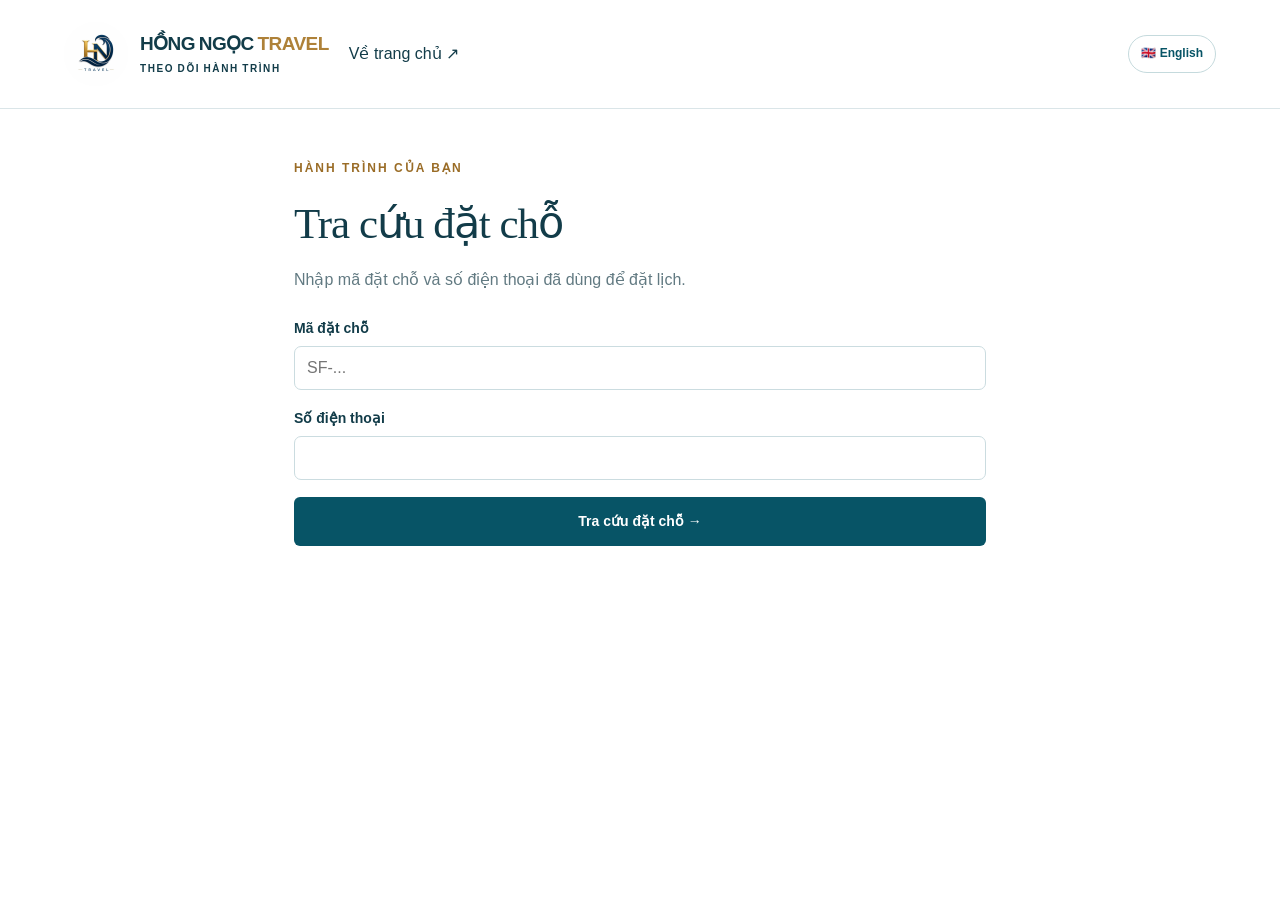
<file: booking.html>
<!doctype html><html lang="vi"><head><meta charset="utf-8"><meta name="viewport" content="width=device-width, initial-scale=1"><title>Tra cứu đặt chỗ | Hồng Ngọc Travel</title><link rel="icon" href="./favicon.svg"><link rel="stylesheet" href="./css/style.css"><script type="module" src="./js/lookup.js"></script></head><body>
<header class="lookup-header"><a class="brand" href="./"><img src="./logo.png" alt="Hồng Ngọc Travel"><span>HỒNG NGỌC <b>TRAVEL</b><small>THEO DÕI HÀNH TRÌNH</small></span></a><a href="./">Về trang chủ ↗</a></header>
<main class="lookup-main"><p class="kicker">HÀNH TRÌNH CỦA BẠN</p><h1>Tra cứu đặt chỗ</h1><p>Nhập mã đặt chỗ và số điện thoại đã dùng để đặt lịch.</p><form id="lookup-form" class="lookup-form"><label>Mã đặt chỗ<input name="id" required placeholder="SF-..." autocomplete="off"></label><label>Số điện thoại<input name="phone" type="tel" required minlength="8" maxlength="20" autocomplete="tel"></label><button class="button" type="submit">Tra cứu đặt chỗ →</button><p class="form-error" id="lookup-error" role="alert" hidden></p></form><section id="lookup-result" class="lookup-result" aria-live="polite" hidden></section></main></body></html>
</file>
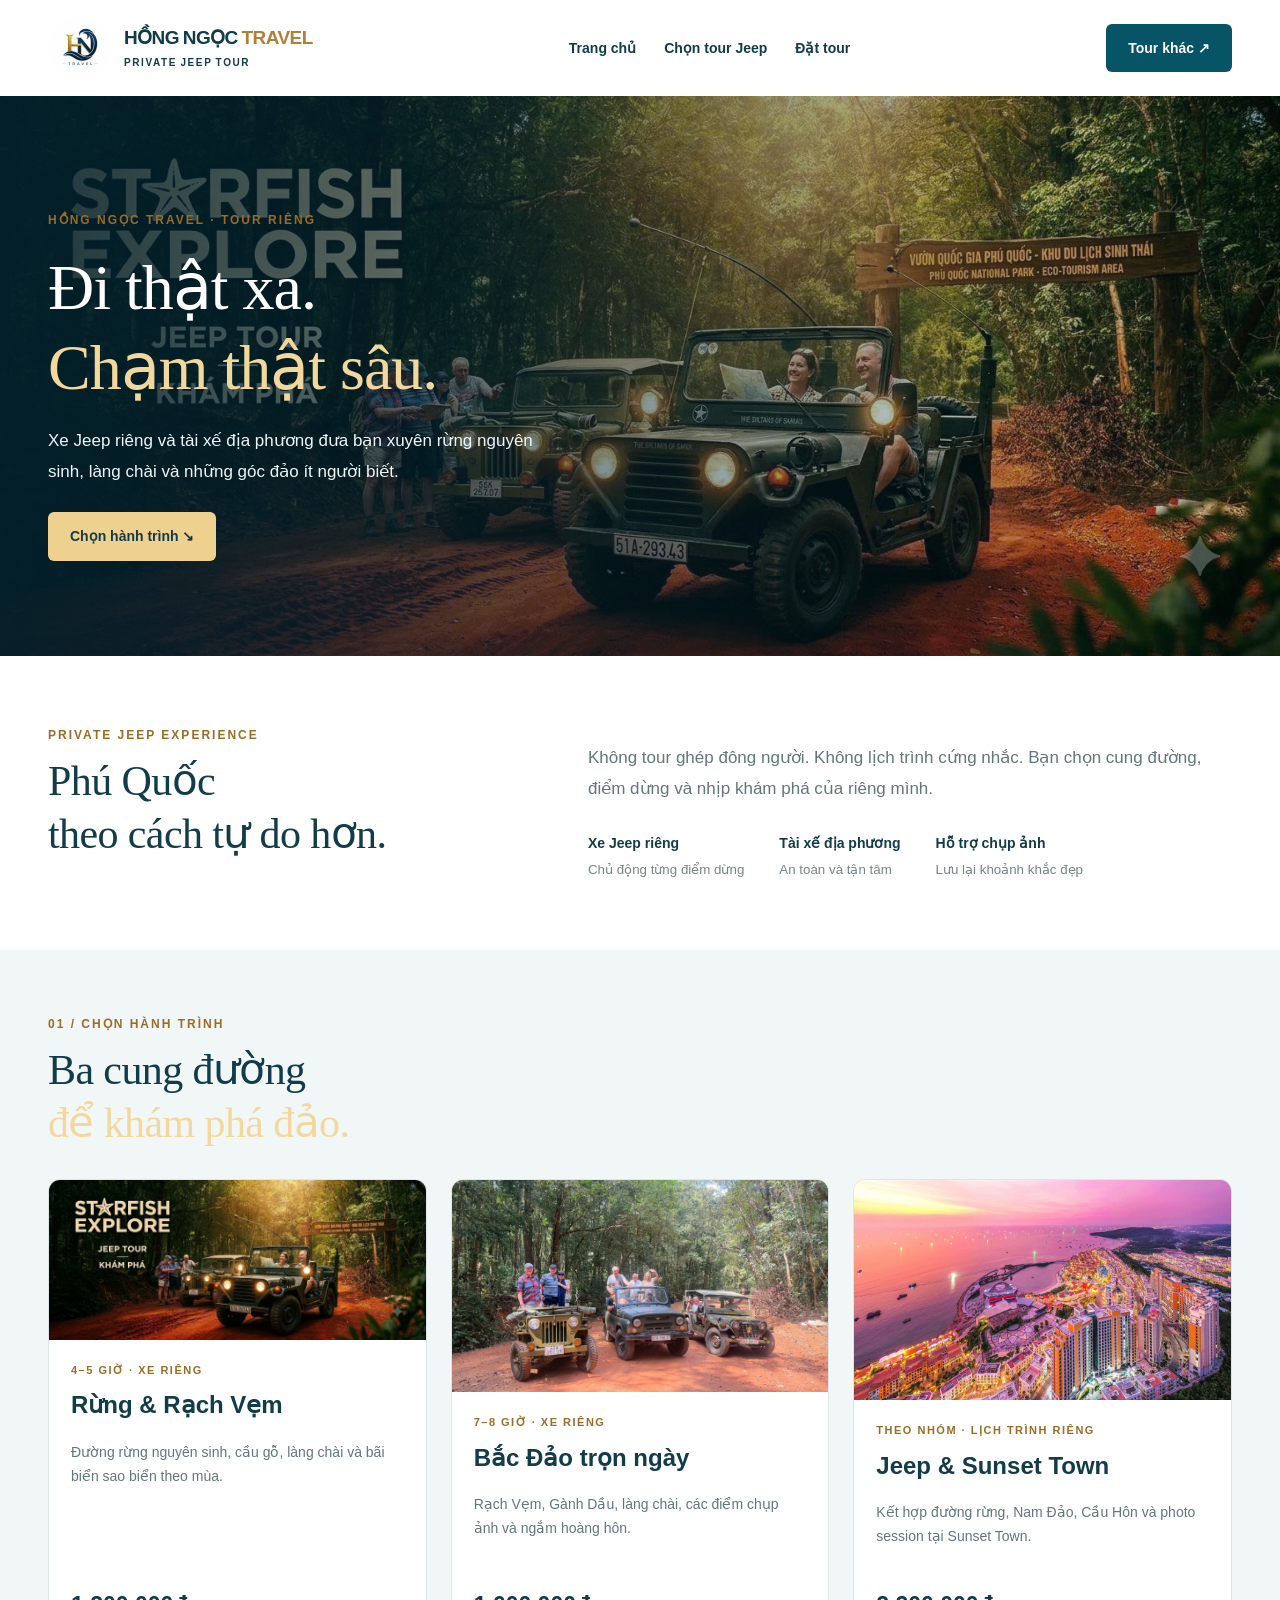
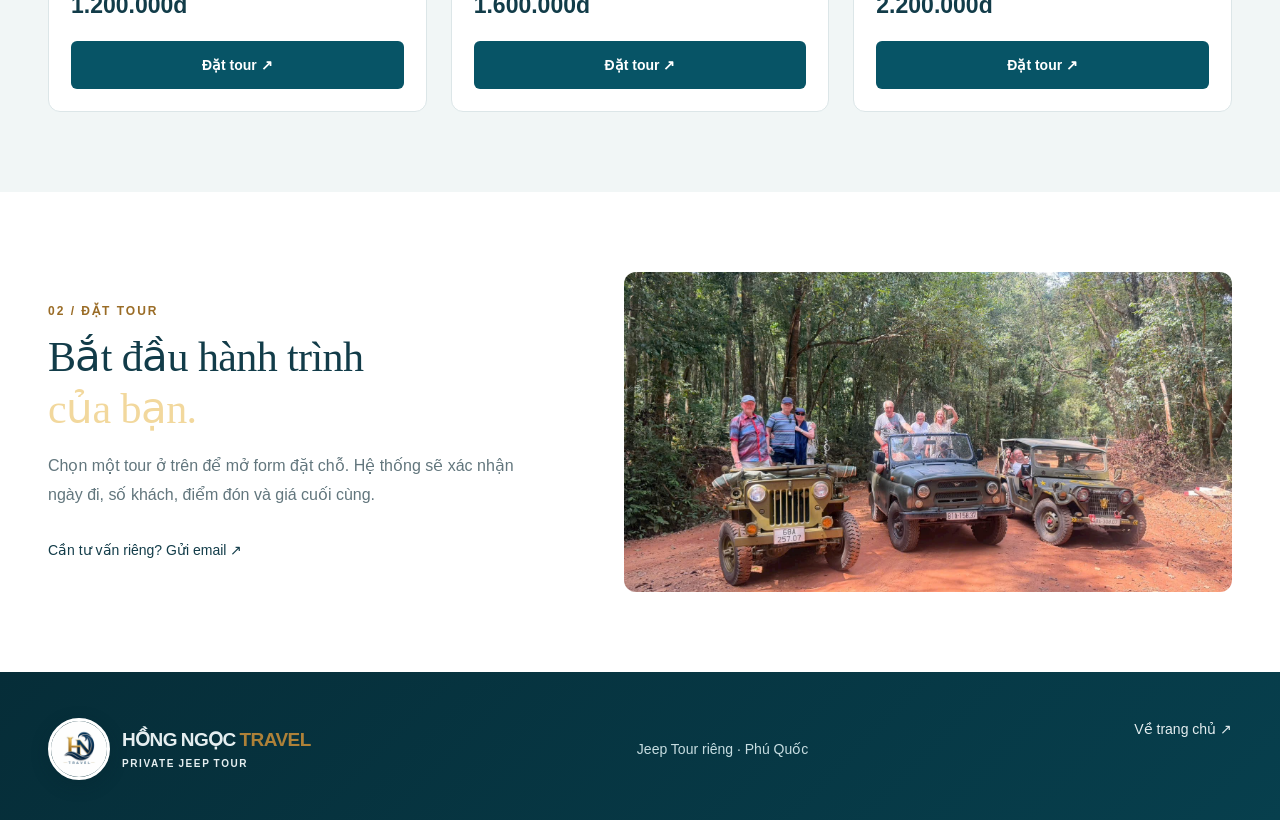
<file: jeep-tour.html>
<!doctype html>
<html lang="vi">
<head><meta charset="utf-8"><meta name="viewport" content="width=device-width, initial-scale=1"><meta name="description" content="Jeep Tour riêng khám phá rừng và biển Phú Quốc cùng Hồng Ngọc Travel."><title>Jeep Tour riêng | Hồng Ngọc Travel</title><link rel="icon" href="./favicon.svg"><link rel="stylesheet" href="./css/style.css"><link rel="stylesheet" href="./css/jeep-tour.css"><script type="module" src="./js/jeep-tour.js"></script></head>
<body>
<header class="site-header"><a class="brand" href="./"><img src="./logo.png" alt="Hồng Ngọc Travel"><span>HỒNG NGỌC <b>TRAVEL</b><small>PRIVATE JEEP TOUR</small></span></a><nav class="nav"><a href="./">Trang chủ</a><a href="#jeep-tours">Chọn tour Jeep</a><a href="#jeep-booking">Đặt tour</a></nav><a href="./#journeys" class="button nav-cta">Tour khác ↗</a><button class="menu-toggle" aria-label="Mở menu">☰</button></header>
<main>
<section class="jeep-hero"><img src="./jeep-tour.jpg" alt="Jeep tour trong rừng Phú Quốc"><div class="jeep-shade"></div><div class="jeep-hero-content wrap"><p class="kicker">HỒNG NGỌC TRAVEL · TOUR RIÊNG</p><h1>Đi thật xa.<br><em>Chạm thật sâu.</em></h1><p>Xe Jeep riêng và tài xế địa phương đưa bạn xuyên rừng nguyên sinh, làng chài và những góc đảo ít người biết.</p><a class="button gold" href="#jeep-tours">Chọn hành trình ↘</a></div></section>
<section class="jeep-intro wrap"><div><p class="kicker">PRIVATE JEEP EXPERIENCE</p><h2>Phú Quốc<br>theo cách tự do hơn.</h2></div><div><p>Không tour ghép đông người. Không lịch trình cứng nhắc. Bạn chọn cung đường, điểm dừng và nhịp khám phá của riêng mình.</p><div class="jeep-facts"><span><b>Xe Jeep riêng</b><small>Chủ động từng điểm dừng</small></span><span><b>Tài xế địa phương</b><small>An toàn và tận tâm</small></span><span><b>Hỗ trợ chụp ảnh</b><small>Lưu lại khoảnh khắc đẹp</small></span></div></div></section>
<section id="jeep-tours" class="jeep-tour-list"><div class="wrap"><p class="kicker">01 / CHỌN HÀNH TRÌNH</p><h2>Ba cung đường<br><em>để khám phá đảo.</em></h2><div class="jeep-grid"><article><img src="./jeep-tour.jpg" alt="Jeep đi xuyên rừng"><div><span>4–5 GIỜ · XE RIÊNG</span><h3>Rừng &amp; Rạch Vẹm</h3><p>Đường rừng nguyên sinh, cầu gỗ, làng chài và bãi biển sao biển theo mùa.</p><strong>1.200.000đ</strong><a class="button" href="./?tour=jeep-rung-rach-vem">Đặt tour ↗</a></div></article><article><img src="./jeep-group.jpg" alt="Nhóm khách đi Jeep"><div><span>7–8 GIỜ · XE RIÊNG</span><h3>Bắc Đảo trọn ngày</h3><p>Rạch Vẹm, Gành Dầu, làng chài, các điểm chụp ảnh và ngắm hoàng hôn.</p><strong>1.600.000đ</strong><a class="button" href="./?tour=jeep-bac-dao">Đặt tour ↗</a></div></article><article><img src="./sunset.jpg" alt="Hoàng hôn Phú Quốc"><div><span>THEO NHÓM · LỊCH TRÌNH RIÊNG</span><h3>Jeep &amp; Sunset Town</h3><p>Kết hợp đường rừng, Nam Đảo, Cầu Hôn và photo session tại Sunset Town.</p><strong>2.200.000đ</strong><a class="button" href="./?tour=jeep-sunset-town">Đặt tour ↗</a></div></article></div></div></section>
<section id="jeep-booking" class="jeep-booking wrap"><div><p class="kicker">02 / ĐẶT TOUR</p><h2>Bắt đầu hành trình<br><em>của bạn.</em></h2><p>Chọn một tour ở trên để mở form đặt chỗ. Hệ thống sẽ xác nhận ngày đi, số khách, điểm đón và giá cuối cùng.</p><a href="mailto:starfishexplore@gmail.com" class="text-link">Cần tư vấn riêng? Gửi email ↗</a></div><img src="./jeep-group.jpg" alt="Du khách trải nghiệm Jeep Tour"></section>
</main><footer><div class="wrap footer-inner"><div class="brand footer-brand"><img src="./logo.png" alt="Hồng Ngọc Travel"><span>HỒNG NGỌC <b>TRAVEL</b><small>PRIVATE JEEP TOUR</small></span></div><p>Jeep Tour riêng · Phú Quốc</p><a href="./">Về trang chủ ↗</a></div></footer>
</body></html>
</file>
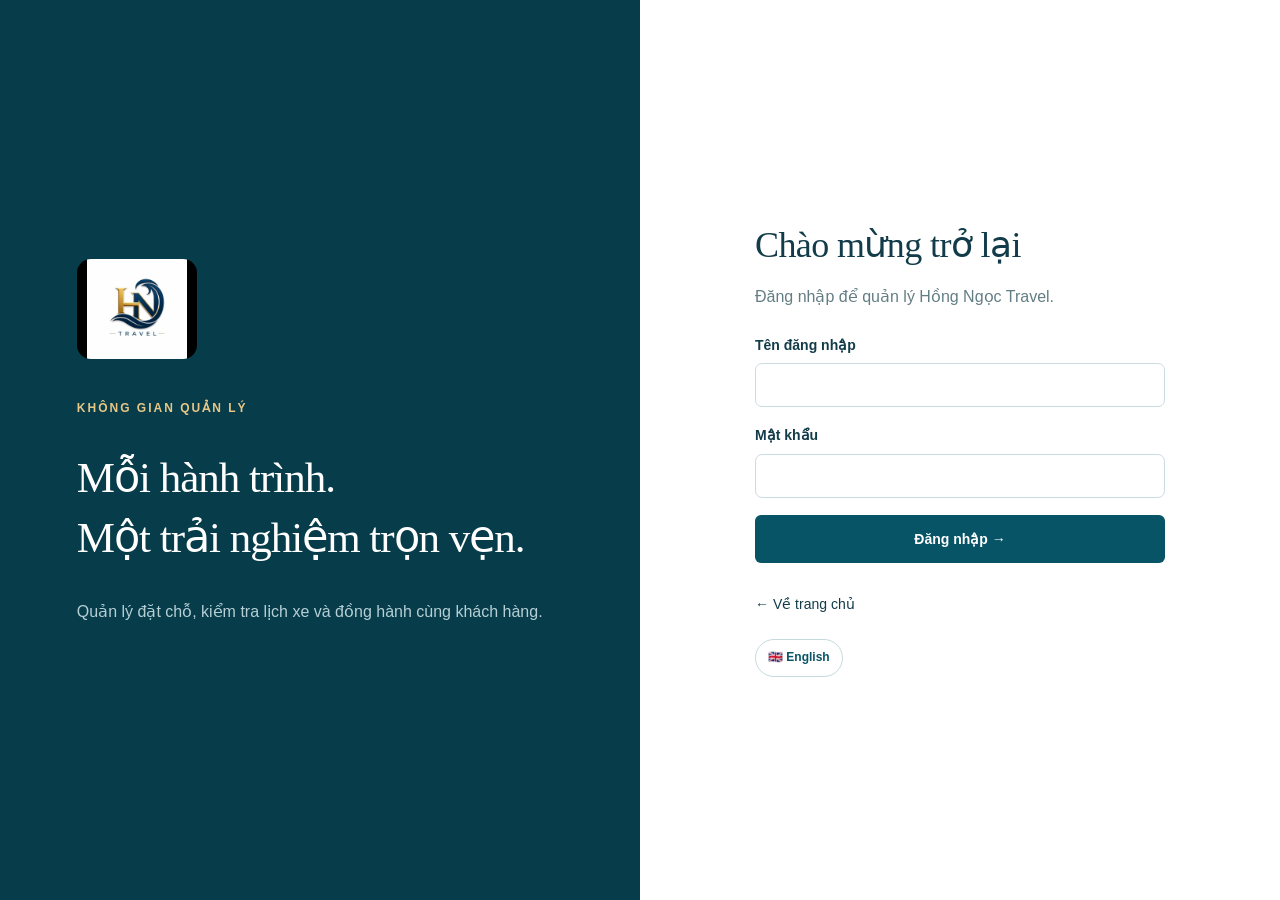
<file: login.html>
<!doctype html><html lang="vi"><head><meta charset="utf-8"><meta name="viewport" content="width=device-width, initial-scale=1"><title>Đăng nhập quản lý | Hồng Ngọc Travel</title><link rel="icon" href="./favicon.svg"><link rel="stylesheet" href="./css/style.css"><script type="module" src="./js/login.js"></script></head><body>
<main class="admin-login"><section class="login-brand"><img src="./logo.png" alt="Hồng Ngọc Travel"><p class="kicker">KHÔNG GIAN QUẢN LÝ</p><h1>Mỗi hành trình.<br>Một trải nghiệm trọn vẹn.</h1><p>Quản lý đặt chỗ, kiểm tra lịch xe và đồng hành cùng khách hàng.</p></section><section class="login-form-wrap"><h2>Chào mừng trở lại</h2><p>Đăng nhập để quản lý Hồng Ngọc Travel.</p><form class="lookup-form" id="login-form"><label>Tên đăng nhập<input name="username" autocomplete="username" required minlength="3" maxlength="40"></label><label>Mật khẩu<input name="password" type="password" autocomplete="current-password" required maxlength="128"></label><p class="form-error" role="alert" id="login-error" hidden></p><button class="button" type="submit">Đăng nhập →</button></form><a class="text-link" href="./">← Về trang chủ</a></section></main></body></html>
</file>
<file: css/style.css>
:root{--background:#fff;--foreground:#123c49;--card:#fff;--card-foreground:#123c49;--popover:#fff;--popover-foreground:#123c49;--primary:#075466;--primary-foreground:#fff;--secondary:#eaf4f5;--secondary-foreground:#123c49;--muted:#f1f6f6;--muted-foreground:#62767c;--accent:#edf5f5;--accent-foreground:#123c49;--destructive:#b42318;--border:#dce6e8;--input:#cfdee1;--ring:#16768a;--radius:.8rem}
*{box-sizing:border-box}html{scroll-behavior:smooth;scroll-padding-top:95px}body{margin:0;background:#fff;color:#123c49;font-family:Arial,Helvetica,sans-serif;font-size:16px;line-height:1.6}button,a,input,textarea{-webkit-tap-highlight-color:transparent}button,a{cursor:pointer}button{font:inherit}button:focus-visible,a:focus-visible{outline:3px solid #ce9d46;outline-offset:4px}a{text-decoration:none;color:inherit}.wrap{width:min(1240px,calc(100% - 96px));margin:auto}.site-header{height:96px;padding:0 48px;display:flex;align-items:center;justify-content:space-between;gap:24px;background:white}.brand{display:flex;align-items:center;gap:12px;flex-shrink:0}.brand img{width:64px;height:64px;object-fit:cover;border-radius:50%}.brand>span{font-family:Georgia,serif;font-size:20px;letter-spacing:.3px;line-height:1.25}.brand b{color:#ae8138;font-weight:400}.brand small{display:block;font-family:Arial,sans-serif;font-size:10px;letter-spacing:1.6px;margin-top:7px}.nav{display:flex;gap:28px;font-size:14px;font-weight:600}.nav a:hover{color:#ad7b28}.button{display:inline-flex;align-items:center;justify-content:center;gap:18px;border:0;border-radius:6px;background:#075466;color:#fff;padding:13px 22px;font-weight:600;font-size:14px;transition:transform .2s,background .2s}.button:hover{background:#0d6577;transform:translateY(-2px)}.gold{background:#efd18f;color:#153a46}.gold:hover{background:#f6dcaa}.menu-toggle{display:none}.hero{height:460px;position:relative;isolation:isolate;overflow:hidden;background:#075466}.hero-image{width:100%;height:100%;object-fit:cover;object-position:center 52%;position:absolute;z-index:-3}.hero-shade{position:absolute;inset:0;z-index:-2;background:linear-gradient(90deg,rgba(3,34,46,.85),rgba(3,39,54,.39) 53%,rgba(0,40,55,.04))}.hero-content{padding-top:58px;color:#fff}.eyebrow{display:flex;align-items:center;gap:10px;font-size:12px;letter-spacing:2.4px;font-weight:bold}.eyebrow span{height:1px;width:28px;background:#e4c581}h1{font-family:Georgia,'Times New Roman',serif;font-size:clamp(35px,3.6vw,55px);font-weight:400;line-height:1.25;letter-spacing:-1px;margin:19px 0 15px}h1 em{color:#f2d89d;font-style:normal}.hero p{color:#edf4f4;font-size:16px;line-height:1.8;margin-bottom:24px}.hero-caption{position:absolute;right:48px;bottom:30px;color:#fff;display:flex;align-items:center;gap:7px;font-size:13px}.hero-number{position:absolute;right:48px;top:32px;color:#fff;font-size:12px;letter-spacing:2px}.quick-info{display:flex;justify-content:space-around;padding:26px 0;border-bottom:1px solid #e1e8e9}.quick-info>div{display:flex;align-items:center;gap:16px}.quick-info svg{color:#1b6978;width:26px;height:26px}.quick-info b,.quick-info small{display:block}.quick-info b{font-size:14px;font-weight:600}.quick-info small{font-size:13px;color:#6d7f85;margin-top:2px}.journeys{padding:62px 0 58px}.section-heading{display:flex;align-items:center;justify-content:space-between;gap:24px}.kicker{font-size:12px;font-weight:bold;letter-spacing:2px;color:#9a6c26;margin:0 0 10px}h2{font-family:Georgia,'Times New Roman',serif;font-size:36px;font-weight:400;line-height:1.25;letter-spacing:-.6px;margin:0 0 13px}.section-heading p:not(.kicker){color:#62767d;margin:0;font-size:16px}.text-link{display:flex;gap:10px;align-items:center;font-size:14px;white-space:nowrap}.filter-row{display:flex;justify-content:space-between;align-items:center;margin:28px 0 25px;gap:20px}.filter-row>span{font-size:13px;color:#657980}.tour-tabs{height:auto!important;background:#eff4f4;padding:5px;gap:3px;border-radius:8px}.tour-tabs button{padding:10px 18px;font-size:14px;border-radius:5px}.tour-tabs button[data-state=active]{background:#075466;color:white;box-shadow:none}.tour-grid{display:grid;grid-template-columns:repeat(3,minmax(0,1fr));gap:25px}.tour-card{border:1px solid #dfe8e9;border-radius:12px;overflow:hidden;background:white;transition:box-shadow .2s,transform .2s}.tour-card:hover{box-shadow:0 12px 30px #0e485016;transform:translateY(-3px)}.card-photo{display:block;width:100%;height:220px;position:relative;overflow:hidden;border:0;padding:0}.card-photo>img{width:100%;height:100%;object-fit:cover;transition:transform .4s}.card-photo:hover>img{transform:scale(1.05)}.photo-tag{position:absolute;top:16px;left:16px;background:#fffffff2;border-radius:4px;padding:5px 10px;font-size:12px;font-weight:600}.photo-arrow{position:absolute;bottom:15px;right:15px;background:#fff;border-radius:50%;width:34px;height:34px;display:grid;place-items:center}.card-body{padding:20px}.card-meta{display:flex;gap:16px;color:#60777e;font-size:12px}.card-meta span{display:flex;gap:6px;align-items:center}h3{font-size:21px;margin:12px 0 8px;line-height:1.35;font-weight:600}.stops{display:flex;align-items:center;gap:5px;color:#62767d;font-size:12px;margin:0 0 20px}.stops svg{flex-shrink:0}.card-bottom{display:flex;align-items:flex-end;justify-content:space-between;gap:8px;border-top:1px solid #e8eeee;padding-top:16px}.card-bottom small{display:block;font-size:12px;color:#667c82}.card-bottom strong{font-size:22px;letter-spacing:-.5px}.detail-button{display:flex;gap:7px;align-items:center;font-size:14px;font-weight:bold;padding:9px 0;color:#075466}.price-note{font-size:13px;line-height:1.7;color:#64777d;background:#f1f6f6;border-radius:6px;padding:14px 18px;margin:25px 0 0}.car-section{background:#093e4b;color:white;padding:55px 0}.car-section>div>p:not(.kicker){color:#c1d4d9}.car-section .kicker{color:#e4c486}.car-preview{display:flex;align-items:center;justify-content:space-between;gap:25px;margin-top:30px}.car-preview span{font-size:16px;color:#cbdee1}.car-preview b{display:block;color:#fff;margin-top:4px;font-size:20px}.notes{padding:65px 0;display:grid;grid-template-columns:1fr 1.5fr;gap:70px}.notes h3{font-size:18px;margin-top:0}.notes p:not(.kicker){color:#64787e;font-size:16px;margin:0 0 25px}.footer-inner{display:flex;align-items:center;justify-content:space-between;gap:30px;padding:32px 0}.footer-inner p{font-size:14px;color:#b1cbd0}.footer-inner a{display:flex;gap:10px;align-items:center;font-size:14px}footer{background:#062d38;color:#e5eef0}.footer-brand img{width:54px;height:54px}.footer-brand>span{font-size:17px}.credits{display:flex;justify-content:space-between;border-top:1px solid #ffffff20;padding:18px 0;color:#afc6cc;font-size:12px}.tour-dialog{max-width:620px!important;border-radius:16px;padding:30px;max-height:90dvh;overflow:auto}.tour-dialog [data-slot=dialog-title]{font-family:Georgia,serif;font-size:29px;line-height:1.3;padding-right:20px}.timeline>div{display:flex;gap:18px;padding:15px 0}.timeline>div>span{background:#e9f3f4;color:#075466;display:grid;place-items:center;width:40px;height:40px;flex-shrink:0;border-radius:50%;font-weight:bold;font-size:14px}.timeline h4{font-weight:600;margin:0 0 4px}.timeline p{color:#637980;font-size:16px;margin:0}.included{display:flex;align-items:center;gap:8px;color:#166577;font-size:14px}.tour-dialog .price-note{margin-top:0}
@media(min-width:1500px){.hero{height:510px}.hero-content{padding-top:80px}}
@media(max-width:1050px){.site-header{padding:0 28px}.wrap{width:calc(100% - 56px)}.nav{gap:18px}.nav-cta{display:none}.tour-grid{gap:16px}.card-body{padding:16px}.card-bottom{align-items:flex-start;flex-direction:column}.card-photo{height:190px}.brand>span{font-size:17px}.notes{gap:40px}}
@media(max-width:700px){.site-header{height:78px;padding:0 20px}.brand img{width:49px;height:49px}.brand>span{font-size:16px}.brand small{font-size:10px;letter-spacing:.2px}.menu-toggle{display:block}.nav{display:none}.nav.open{position:absolute;top:78px;left:0;right:0;z-index:30;background:white;display:flex;flex-direction:column;padding:24px}.wrap{width:calc(100% - 40px)}.hero{height:435px}.hero-content{padding-top:45px}.hero-image{object-position:60% center}.hero-shade{background:linear-gradient(90deg,#032331d9,#03233166)}h1{font-size:36px;letter-spacing:-.7px}.hero p{font-size:16px}.eyebrow{font-size:12px}.hero-caption{right:20px;bottom:18px;font-size:12px}.hero-number{display:none}.quick-info{padding:22px 0;gap:18px;justify-content:flex-start;flex-wrap:wrap}.quick-info>div{gap:10px;flex:1 1 140px}.quick-info>div:last-child{display:none}.quick-info b{font-size:14px}.quick-info small{font-size:12px}.quick-info svg{width:22px}.journeys{padding:38px 0}h2{font-size:30px}.section-heading{display:block}.section-heading .text-link{margin-top:16px}.kicker{font-size:12px}.filter-row{margin-top:22px;display:block}.filter-row>span{display:block;margin-top:13px}.tour-tabs{width:100%;flex-wrap:wrap}.tour-tabs button{padding:9px;font-size:14px}.tour-grid{grid-template-columns:1fr;gap:22px}.card-photo{height:235px}.card-body{padding:20px}.card-bottom{flex-direction:row;align-items:flex-end}.card-meta,.stops{font-size:13px}.detail-button{font-size:14px}.photo-tag{font-size:12px}.car-section{padding:40px 0}.car-preview{align-items:flex-start;flex-direction:column}.notes{grid-template-columns:1fr;gap:15px;padding:40px 0}.footer-inner{align-items:flex-start;flex-direction:column;gap:18px}.credits{flex-direction:column;gap:8px}.tour-dialog{padding:24px}.tour-dialog [data-slot=dialog-title]{font-size:25px}}
@media(prefers-reduced-motion:reduce){*{scroll-behavior:auto!important;transition:none!important}}
.car-rates{margin-top:28px;background:white;color:#123c49;border-radius:12px;padding:22px}.car-rates table{font-size:16px}.car-rates th{color:#657e85;font-size:14px;height:48px}.car-rates td{padding:15px 8px;white-space:normal}.rate-price{font-weight:600;white-space:nowrap!important}.rate-book{display:flex;align-items:center;gap:8px;font-size:14px;font-weight:600;white-space:nowrap;color:#075466}.rate-note{color:#667c83;font-size:13px;margin:16px 0 0}.booking-form{border-top:1px solid #dce8e9;padding-top:22px}.booking-title{display:flex;align-items:center;justify-content:space-between;gap:15px;margin-bottom:20px}.booking-title h3{font-size:19px;margin:0}.booking-title>span{font-size:21px;font-weight:bold}.booking-title small{font-size:13px;font-weight:400;color:#657e85}.form-grid{display:grid;grid-template-columns:1fr 1fr;gap:16px}.form-grid label{font-size:14px;font-weight:600;display:flex;flex-direction:column;gap:6px}.form-grid small{font-size:12px;font-weight:400}.form-grid .full{grid-column:1/-1}.form-grid input,.form-grid textarea{width:100%;min-width:0;padding:11px 12px;border:1px solid #ccdce0;border-radius:6px;font:400 16px Arial,sans-serif;line-height:1.5;color:#123c49;background:white}.form-grid input:focus,.form-grid textarea:focus{outline:2px solid #177689;outline-offset:1px}.consent{display:flex;align-items:flex-start;gap:10px;font-size:13px;line-height:1.65;margin:18px 0}.consent button{flex-shrink:0;margin-top:3px}.submit{width:100%;font-size:16px}.submit:disabled{opacity:.6;cursor:wait;transform:none}.form-hint{font-size:12px;color:#657980;margin:10px 0 0;text-align:center}.form-error{color:#a12219;font-size:14px;padding:10px;background:#fff0ee;margin-bottom:12px}.booking-success{text-align:center;padding:25px 15px;background:#eef7f6;border-radius:10px}.booking-success svg{margin:auto;color:#0a7065}.booking-success strong{font-size:26px;letter-spacing:1px}.booking-success p{font-size:16px;margin:12px 0;color:#506d76}.booking-success small{font-size:13px}.car-preview{display:none}
@media(max-width:700px){.car-rates{padding:14px}.car-rates td{font-size:14px;padding:14px 5px}.rate-book{font-size:13px;gap:3px}.car-rates .tour-tabs button{font-size:13px}.booking-title{align-items:flex-start;flex-direction:column}.form-grid{grid-template-columns:1fr}.form-grid .full{grid-column:auto}}
.lookup-header{display:flex;align-items:center;justify-content:space-between;padding:22px 5%;border-bottom:1px solid #dae5e8;gap:20px}.lookup-main{max-width:740px;margin:50px auto;padding:0 24px 80px}.lookup-main>h1{font-size:43px}.lookup-main>p:not(.kicker){color:#627a82}.lookup-form{display:flex;flex-direction:column;gap:17px;margin:24px 0}.lookup-form label,.admin-label,.availability-filter label{display:flex;flex-direction:column;gap:7px;font-size:14px;font-weight:600}.lookup-form input,.admin-label textarea,.availability-filter input{padding:12px;border:1px solid #cbdce0;border-radius:7px;background:white;color:#163e4a;font:400 16px Arial,sans-serif;width:100%;min-width:0}.lookup-form input:focus,.admin-label textarea:focus{outline:2px solid #0b7184;outline-offset:1px}.lookup-result{border:1px solid #d7e6e8;border-radius:16px;padding:28px;margin-top:34px;box-shadow:0 10px 35px #0b455008}.status-heading{display:flex;gap:15px;align-items:center}.status-heading h2{font-size:28px;margin:3px 0}.status-heading .kicker{font-size:11px}.status-heading.confirmed{color:#116651}.lookup-result>p{color:#5c747c;font-size:16px;margin:20px 0}.lookup-result h3{margin-top:28px}.lookup-result dl{display:grid;grid-template-columns:1fr 1fr;gap:20px;margin:24px 0}.lookup-result dt{font-size:13px;color:#70838a}.lookup-result dd{font-weight:600;margin:4px 0}.assigned-car,.admin-note{padding:18px;background:#edf6f5;border-radius:8px;margin:20px 0;display:flex;gap:15px;align-items:center}.admin-note{display:block;white-space:pre-wrap}.admin-note p{margin:8px 0 0}.lookup-bottom{display:flex;justify-content:space-between;gap:20px;align-items:center;border-top:1px solid #e1e9eb;padding-top:17px}.lookup-bottom small{color:#677e85;font-size:12px}.booking-success strong{display:block;overflow-wrap:anywhere;font-size:17px;letter-spacing:.5px}.booking-success .button{margin-top:16px}.booking-success .receipt-actions{display:flex;flex-wrap:wrap;gap:10px;justify-content:center}.booking-success .secondary{background:#fff;color:#075466;border:1px solid #bbd4d9}.booking-success .form-hint{font-size:13px}.admin-login{min-height:100dvh;display:grid;grid-template-columns:1fr 1fr}.login-brand{background:#073c4b;color:white;display:flex;flex-direction:column;justify-content:center;padding:70px 12%}.login-brand img{width:120px;height:100px;object-fit:contain;background:#000;border-radius:14px;margin-bottom:40px}.login-brand h1{font-size:43px;line-height:1.4}.login-brand p:not(.kicker){color:#b6cfd5;font-size:16px}.login-brand .kicker{color:#e6c786}.login-form-wrap{max-width:490px;width:100%;padding:70px 40px;margin:auto}.login-form-wrap>svg{color:#947031;margin-bottom:20px}.login-form-wrap>p{color:#637d85;font-size:16px}.login-form-wrap>.text-link{margin-top:30px;font-size:14px}.admin-shell{background:#f1f5f6;min-height:100dvh}.admin-header{background:#fff;padding:18px 38px;display:flex;justify-content:space-between;align-items:center;border-bottom:1px solid #dfe8eb;gap:25px}.admin-account{display:flex;gap:24px;align-items:center}.admin-account small{display:block;color:#6b838b;font-size:12px}.admin-account b{font-size:14px}.admin-main{width:min(1400px,calc(100% - 72px));margin:auto;padding:40px 0}.admin-welcome{display:flex;justify-content:space-between;align-items:center;gap:20px;margin-bottom:30px}.admin-welcome h1{font-size:38px;margin:0 0 10px}.admin-welcome p:not(.kicker){color:#6b8088;margin:0}.secondary{background:#fff;color:#075466;border:1px solid #bfd3d9}.secondary:hover{background:#e7f2f3}.admin-stats{display:grid;grid-template-columns:repeat(4,1fr);gap:20px;margin:25px 0 30px}.admin-stats>div{background:#fff;border:1px solid #e0e9eb;border-radius:10px;padding:23px;position:relative}.admin-stats svg{color:#6b999f;position:absolute;right:20px;top:22px;width:22px}.admin-stats span{display:block;font-size:13px;color:#5f7982;padding-right:26px}.admin-stats strong{display:block;font-size:36px;line-height:1.4;margin-top:10px}.admin-stats small{font-size:12px;color:#778b91}.admin-tabs{background:none;height:auto!important;gap:8px;padding:0;margin:0 0 20px;flex-wrap:wrap}.admin-tabs button{padding:12px 18px;font-size:15px;gap:9px;border:1px solid transparent}.admin-tabs button[data-state=active]{background:#075466;color:#fff}.admin-panel{background:white;border-radius:12px;border:1px solid #dce7ea;padding:25px}.panel-heading{display:flex;justify-content:space-between;align-items:center;gap:20px;margin-bottom:24px}.panel-heading h2{font-family:Arial,sans-serif;font-size:23px;font-weight:600;letter-spacing:0;margin:0 0 7px}.panel-heading p{font-size:14px;color:#697f87;margin:0}.admin-select{height:44px!important;min-width:200px;font-size:14px;background:white}.admin-panel table{font-size:14px}.admin-panel td{padding:17px 10px;white-space:normal}.admin-panel th{height:45px;color:#607982;font-size:13px;background:#f6f9fa}.cell-sub{display:block;color:#73868d;font-size:12px;margin-top:4px}.status-pill{display:inline-block;border-radius:5px;padding:5px 9px;font-size:12px;font-weight:600;white-space:nowrap}.status-pill.pending{background:#fff5dc;color:#856116}.status-pill.confirmed{background:#e5f5ef;color:#216d56}.status-pill.completed{background:#eaf0fb;color:#41658e}.status-pill.cancelled{background:#fdeeee;color:#a65353}.admin-empty{text-align:center;padding:55px 20px}.admin-empty svg{margin:auto;color:#719aa3}.admin-empty h3{font-size:20px}.admin-empty p{font-size:15px;color:#789098}.table-foot,.admin-footer{font-size:12px;color:#71888f;margin-top:22px}.availability-filter{display:flex;align-items:flex-end;gap:18px;background:#f3f7f8;padding:18px;border-radius:8px;margin-bottom:22px}.availability-filter input{padding:9px}.availability-filter label{max-width:220px}.notice{background:#e5f3ed;color:#235e47;padding:13px 18px;border:1px solid #c7e4d6;border-radius:7px;font-size:14px}.order-details{display:grid;grid-template-columns:1fr 1fr;gap:16px;background:#f2f7f8;padding:18px;border-radius:8px;font-size:14px;overflow-wrap:anywhere}.order-details p{margin:0;white-space:pre-wrap}.order-details p:nth-child(n+3){grid-column:1/-1}.admin-label{margin:10px 0}.order-actions{display:flex;gap:10px;flex-wrap:wrap}.danger{background:#fff0ed;color:#a3342b;border:1px solid #ebc5c0}.danger:hover{background:#fbe1dc}.button:disabled,.text-link:disabled{opacity:.5;cursor:not-allowed;transform:none}.loading-note{font-size:14px;color:#687f87}.access-card{max-width:700px;margin:80px auto;padding:25px}.access-card .text-link{margin-top:20px}
@media(max-width:900px){.admin-stats{grid-template-columns:1fr 1fr}.admin-header{padding:15px 22px}.admin-main{width:calc(100% - 40px)}.admin-account{gap:14px}.admin-account>span{display:none}.admin-header .brand small{display:none}.admin-login{grid-template-columns:1fr}.login-brand{padding:35px 30px}.login-brand img{width:72px;height:60px;margin-bottom:15px}.login-brand h1{font-size:30px;margin:0}.login-brand>p:not(.kicker){display:none}.login-form-wrap{padding:35px 25px}.panel-heading{align-items:flex-start;flex-direction:column}}
@media(max-width:550px){.lookup-header{padding:15px 20px}.lookup-header .brand>span{font-size:14px}.lookup-header .brand img{width:40px;height:40px}.lookup-header>.text-link{font-size:12px}.lookup-main{margin-top:30px;padding:0 20px 60px}.lookup-main>h1{font-size:35px}.lookup-result{padding:20px}.lookup-bottom{align-items:flex-start;flex-direction:column}.status-heading h2{font-size:24px}.admin-account .text-link{font-size:0}.admin-account .text-link svg{width:22px;height:22px}.admin-stats{gap:12px}.admin-stats>div{padding:16px}.admin-stats svg{display:none}.admin-stats span{padding:0}.admin-stats strong{font-size:29px}.admin-welcome{align-items:flex-start;flex-direction:column}.admin-welcome h1{font-size:31px}.admin-tabs{width:100%}.admin-tabs button{font-size:13px;padding:10px;gap:5px}.admin-panel{padding:17px}.availability-filter{flex-wrap:wrap;gap:12px}.availability-filter label{flex:1;min-width:110px}.availability-filter button{width:100%}.order-details{grid-template-columns:1fr}.order-details p{grid-column:auto!important}.admin-main{padding-top:28px}}

/* Native HTML controls: no framework or CSS build required. */
[hidden]{display:none!important}button{border:0;background:none;color:inherit}button:disabled{opacity:.5;cursor:wait}button h3{margin:0}select,textarea{font:inherit;color:inherit;border:1px solid #cbdce0;border-radius:7px;background:#fff;padding:10px;max-width:100%}select:focus-visible,textarea:focus-visible,input:focus-visible{outline:2px solid #177689;outline-offset:2px}.tour-tabs{display:inline-flex;flex-wrap:wrap}.tour-tabs button[aria-pressed=true]{background:#075466;color:white}.table-scroll{overflow-x:auto}table{width:100%;border-collapse:collapse;text-align:left}th,td{padding:14px 10px;border-bottom:1px solid #e4ecee}dialog{color:#123c49;border:1px solid #dce6e8;width:min(620px,calc(100% - 32px));box-shadow:0 20px 80px #002f4550}dialog::backdrop{background:#052532aa}dialog h2{padding-right:25px;font-size:28px}.dialog-close{position:absolute;top:12px;right:14px;font-size:28px;line-height:1;width:36px;height:36px;display:grid;place-items:center}.booking-form{margin-top:20px}.consent input{width:18px;height:18px;flex-shrink:0;margin-top:4px}.lookup-form textarea{width:100%}.admin-tabs{display:flex}.admin-panel select{margin-left:8px}.order-details{margin-top:20px}.admin-account button{font-size:14px}#admin-name{font-weight:bold}#booking-form-container{min-width:0}.form-error{overflow-wrap:anywhere}
.language-toggle{border:1px solid #c5dadd;border-radius:999px;padding:8px 12px;font-size:12px;font-weight:700;color:#075466;white-space:nowrap;background:#fff;transition:background .2s,color .2s}.language-toggle:hover{background:#075466;color:#fff}.site-header .language-toggle{margin-left:auto}.lookup-header .language-toggle{margin-left:auto}.admin-header .language-toggle{margin-left:auto}.login-form-wrap .language-toggle{margin-top:24px}
.demo-payment{margin:1.25rem 0;padding:1rem;border:1px dashed #e0a43a;border-radius:12px;background:#fff8e8}.demo-payment small{display:block;margin:.5rem 0 1rem;color:#765b24}.demo-payment button{margin-top:.35rem}
.vehicle-actions{display:flex;align-items:center;gap:.5rem;flex-wrap:wrap}.vehicle-actions .button{min-height:38px;padding:.55rem .85rem;font-size:.82rem;border-radius:8px;white-space:nowrap}.vehicle-actions .action-edit{background:#fff;border:1px solid #0b6070;color:#07566a}.vehicle-actions .action-edit:hover{background:#e9f5f7}.vehicle-actions .action-delete{background:#fff5f3;border:1px solid #e7aaa2;color:#b23b32}.vehicle-actions .action-delete:hover{background:#ffe5e1}
.jeep-home{background:#f1f6f6;padding:62px 0 72px}.jeep-home h2{margin-bottom:13px}.jeep-home h2 em{color:#9a6c26;font-style:normal}.jeep-home-grid{display:grid;grid-template-columns:repeat(3,1fr);gap:24px;margin-top:30px}.jeep-home-grid article{background:#fff;border:1px solid #dce6e8;border-radius:12px;overflow:hidden;display:flex;flex-direction:column}.jeep-home-grid img{width:100%;height:210px;object-fit:cover}.jeep-home-grid article>div{padding:20px;display:flex;flex-direction:column;align-items:flex-start;height:100%}.jeep-home-grid span{font-size:11px;letter-spacing:1.4px;color:#9a6c26;font-weight:bold}.jeep-home-grid h3{font-size:21px;margin:9px 0 5px}.jeep-home-grid p{color:#62767d;font-size:14px;line-height:1.65;min-height:70px}.jeep-home-grid strong{font-size:22px;margin-top:auto;margin-bottom:15px}.jeep-home-grid .button{width:100%}@media(max-width:700px){.jeep-home{padding:42px 0 50px}.jeep-home-grid{grid-template-columns:1fr;gap:18px}.jeep-home-grid img{height:235px}}
.photo-home{background:#fff;padding:68px 0 80px}.photo-home h2 em{color:#9a6c26;font-style:normal}.photo-layout{display:grid;grid-template-columns:minmax(280px,.9fr) 1.1fr;gap:30px;margin-top:32px;align-items:start}.photo-price-image{background:#f5ead8;border-radius:12px;overflow:hidden}.photo-price-image img{display:block;width:100%;height:auto}.photo-packages{display:grid;gap:14px}.photo-packages article{border:1px solid #e0e8e9;border-radius:10px;padding:20px;background:#f8fbfb}.photo-packages article span{font-size:11px;letter-spacing:1.4px;color:#9a6c26;font-weight:bold}.photo-packages article h3{font-size:21px;margin:8px 0}.photo-packages article p{color:#62767d;font-size:14px;line-height:1.65;margin:0 0 16px}.photo-packages .button{font-size:13px;padding:10px 15px}.photo-addons{display:flex;flex-wrap:wrap;gap:8px 18px;padding:17px;background:#123c49;color:#fff;border-radius:8px;font-size:13px}.photo-addons b{color:#f2d89d}.photo-packages>small{color:#6d7f85;font-size:12px}@media(max-width:700px){.photo-home{padding:45px 0 55px}.photo-layout{grid-template-columns:1fr;gap:22px}.photo-packages article h3{font-size:20px}}
.photo-addons button{color:inherit;text-decoration:underline;font-weight:700;cursor:pointer}.photo-packages article>.button{border:0;cursor:pointer}
.photo-board{max-width:760px;margin:34px auto 0;background:#f5ead8;border-radius:14px;padding:14px;box-shadow:0 18px 45px #123c4920}.photo-board>img{display:block;width:100%;height:auto;border-radius:7px}.photo-board-footer{display:flex;align-items:center;justify-content:space-between;gap:18px;padding:15px 6px 2px;color:#123c49;font-size:14px;font-weight:600}.photo-board-footer .button{font-size:13px;padding:10px 15px;white-space:nowrap}@media(max-width:700px){.photo-board{margin-top:25px;padding:8px;border-radius:10px}.photo-board-footer{align-items:flex-start;flex-direction:column;padding:13px 3px 2px}.photo-board-footer .button{width:100%}}
.photo-quick-form{display:grid;grid-template-columns:1.4fr 1fr 1fr;gap:12px;margin-top:20px;padding:18px;background:#f1f6f6;border-radius:10px;text-align:left}.photo-quick-form label{display:flex;flex-direction:column;gap:6px;color:#62767d;font-size:12px;font-weight:600}.photo-quick-form input,.photo-quick-form select{width:100%;min-height:42px;padding:9px 10px;border:1px solid #cbdce0;border-radius:6px;background:#fff;color:#123c49;font:inherit}.photo-quick-form .photo-form-wide{grid-column:span 2}.photo-quick-form>.button{grid-column:1/-1;justify-self:end;cursor:pointer}@media(max-width:700px){.photo-quick-form{grid-template-columns:1fr}.photo-quick-form .photo-form-wide,.photo-quick-form>.button{grid-column:auto}.photo-quick-form>.button{width:100%}}
.photo-grid{display:grid;grid-template-columns:repeat(3,minmax(0,1fr));gap:25px;margin-top:30px}.photo-grid .card-photo{height:220px}.photo-grid .tour-card h3 button{font:inherit;font-weight:600;color:inherit;text-align:left}.photo-grid .tour-card h3 button:hover{color:#075466}.photo-grid .card-bottom{align-items:flex-end}.photo-grid .detail-button{border:0;background:none}.photo-grid+.price-note{margin-top:25px}@media(max-width:1050px){.photo-grid{gap:16px}}@media(max-width:700px){.photo-grid{grid-template-columns:1fr;gap:22px}.photo-grid .card-photo{height:235px}}
 .footer-actions{display:flex;align-items:center;gap:24px}.footer-social{display:flex;align-items:center;gap:9px;flex-wrap:wrap}.footer-social a{border:1px solid #ffffff35;border-radius:999px;padding:6px 11px;font-size:12px;color:#d9e8ea;transition:background .2s,border-color .2s}.footer-social a:hover{background:#ffffff18;border-color:#e4c486;color:#fff}@media(max-width:700px){.footer-actions{align-items:flex-start;flex-direction:column;gap:14px;width:100%}.footer-social{width:100%}}
/* Refined footer layout */
footer{margin-top:0;background:linear-gradient(135deg,#062d38 0%,#073f4d 100%)}
.footer-inner{align-items:flex-start;padding:46px 0 40px;gap:42px}
.footer-brand{min-width:260px}.footer-brand img{width:62px;height:62px;border:3px solid #fff;box-shadow:0 5px 18px #001e2738}.footer-brand>span{font-size:18px}.footer-inner>p{margin:20px auto 0;color:#c7dde1;font-size:14px}
.footer-actions{margin-left:auto;display:flex;align-items:flex-end;flex-direction:column;gap:22px}.footer-social{gap:8px}.footer-social a{background:#ffffff0d;border-color:#ffffff32;padding:8px 14px;font-size:13px;font-weight:600}.footer-social a:hover{background:#efd18f;color:#153a46;border-color:#efd18f}.footer-actions>a{color:#f0d18f;font-weight:600}.credits{padding:19px 0;color:#afcbd0}.credits span{color:#8eafb6}
@media(max-width:700px){.footer-inner{padding:34px 0 30px;gap:24px}.footer-brand{min-width:0}.footer-inner>p{margin:0}.footer-actions{margin-left:0;width:100%;align-items:flex-start;gap:18px}.credits{padding:16px 0}.credits span{display:block}}
/* Keep the brand name visually connected */
.brand>span{letter-spacing:0;word-spacing:0;white-space:nowrap}.brand b{letter-spacing:0}
@media(max-width:700px){.brand>span{font-size:15px;letter-spacing:-.2px}.brand small{letter-spacing:1px}}
/* Compact Vietnamese brand lockup */
.brand>span{font-family:Arial,Helvetica,sans-serif;font-size:19px;font-weight:600;letter-spacing:-.55px;word-spacing:-1px}.brand b{font-weight:600;letter-spacing:-.55px}
@media(max-width:700px){.brand>span{font-size:15px;letter-spacing:-.45px;word-spacing:-.5px}}
</file>
<file: css/jeep-tour.css>
.jeep-hero{height:560px;position:relative;isolation:isolate;overflow:hidden;background:#075466;color:white}.jeep-hero>img{position:absolute;inset:0;width:100%;height:100%;object-fit:cover;object-position:center;z-index:-3}.jeep-shade{position:absolute;inset:0;background:linear-gradient(90deg,rgba(3,34,46,.9),rgba(3,39,54,.35) 65%,rgba(0,40,55,.1));z-index:-2}.jeep-hero-content{padding-top:115px}.jeep-hero h1{font-size:clamp(44px,5vw,70px);margin:18px 0}.jeep-hero h1 em,.jeep-intro h2 em,.jeep-tour-list h2 em,.jeep-booking h2 em{color:#f2d89d;font-style:normal}.jeep-hero-content>p:not(.kicker){max-width:500px;color:#eef6f7;font-size:17px;line-height:1.8;margin-bottom:25px}.jeep-intro{display:grid;grid-template-columns:1fr 1.4fr;gap:80px;padding-top:70px;padding-bottom:70px}.jeep-intro h2{font-size:42px}.jeep-intro>div>p:not(.kicker){color:#62767d;font-size:17px;line-height:1.8}.jeep-facts{display:flex;gap:35px;margin-top:28px}.jeep-facts span{display:flex;flex-direction:column}.jeep-facts b{font-size:14px}.jeep-facts small{color:#71858b;margin-top:4px}.jeep-tour-list{background:#f1f6f6;padding:65px 0 80px}.jeep-tour-list h2{font-size:42px;margin-bottom:30px}.jeep-grid{display:grid;grid-template-columns:repeat(3,1fr);gap:24px}.jeep-grid article{background:#fff;border:1px solid #dce6e8;border-radius:12px;overflow:hidden;display:flex;flex-direction:column}.jeep-grid article>img{height:220px;width:100%;object-fit:cover}.jeep-grid article>div{padding:22px;display:flex;flex-direction:column;align-items:flex-start;height:100%}.jeep-grid span{font-size:11px;letter-spacing:1.5px;color:#9a6c26;font-weight:bold}.jeep-grid h3{font-size:24px;margin:10px 0 5px}.jeep-grid p{color:#62767d;font-size:14px;line-height:1.7;min-height:72px}.jeep-grid strong{font-size:23px;margin-top:auto;margin-bottom:17px}.jeep-grid .button{width:100%}.jeep-booking{display:grid;grid-template-columns:1fr 1.2fr;gap:70px;align-items:center;padding-top:80px;padding-bottom:80px}.jeep-booking h2{font-size:42px}.jeep-booking>div>p:not(.kicker){color:#62767d;line-height:1.8;max-width:470px}.jeep-booking img{width:100%;height:320px;object-fit:cover;border-radius:12px}.jeep-booking .text-link{display:inline-flex;margin-top:14px}@media(max-width:700px){.jeep-hero{height:520px}.jeep-hero-content{padding-top:80px}.jeep-intro,.jeep-booking{display:block;padding-top:50px;padding-bottom:50px}.jeep-intro h2,.jeep-tour-list h2,.jeep-booking h2{font-size:32px}.jeep-facts{display:grid;grid-template-columns:1fr 1fr;gap:18px;margin-top:25px}.jeep-grid{grid-template-columns:1fr;gap:18px}.jeep-grid article>img{height:235px}.jeep-booking img{margin-top:35px;height:250px}}
</file>
